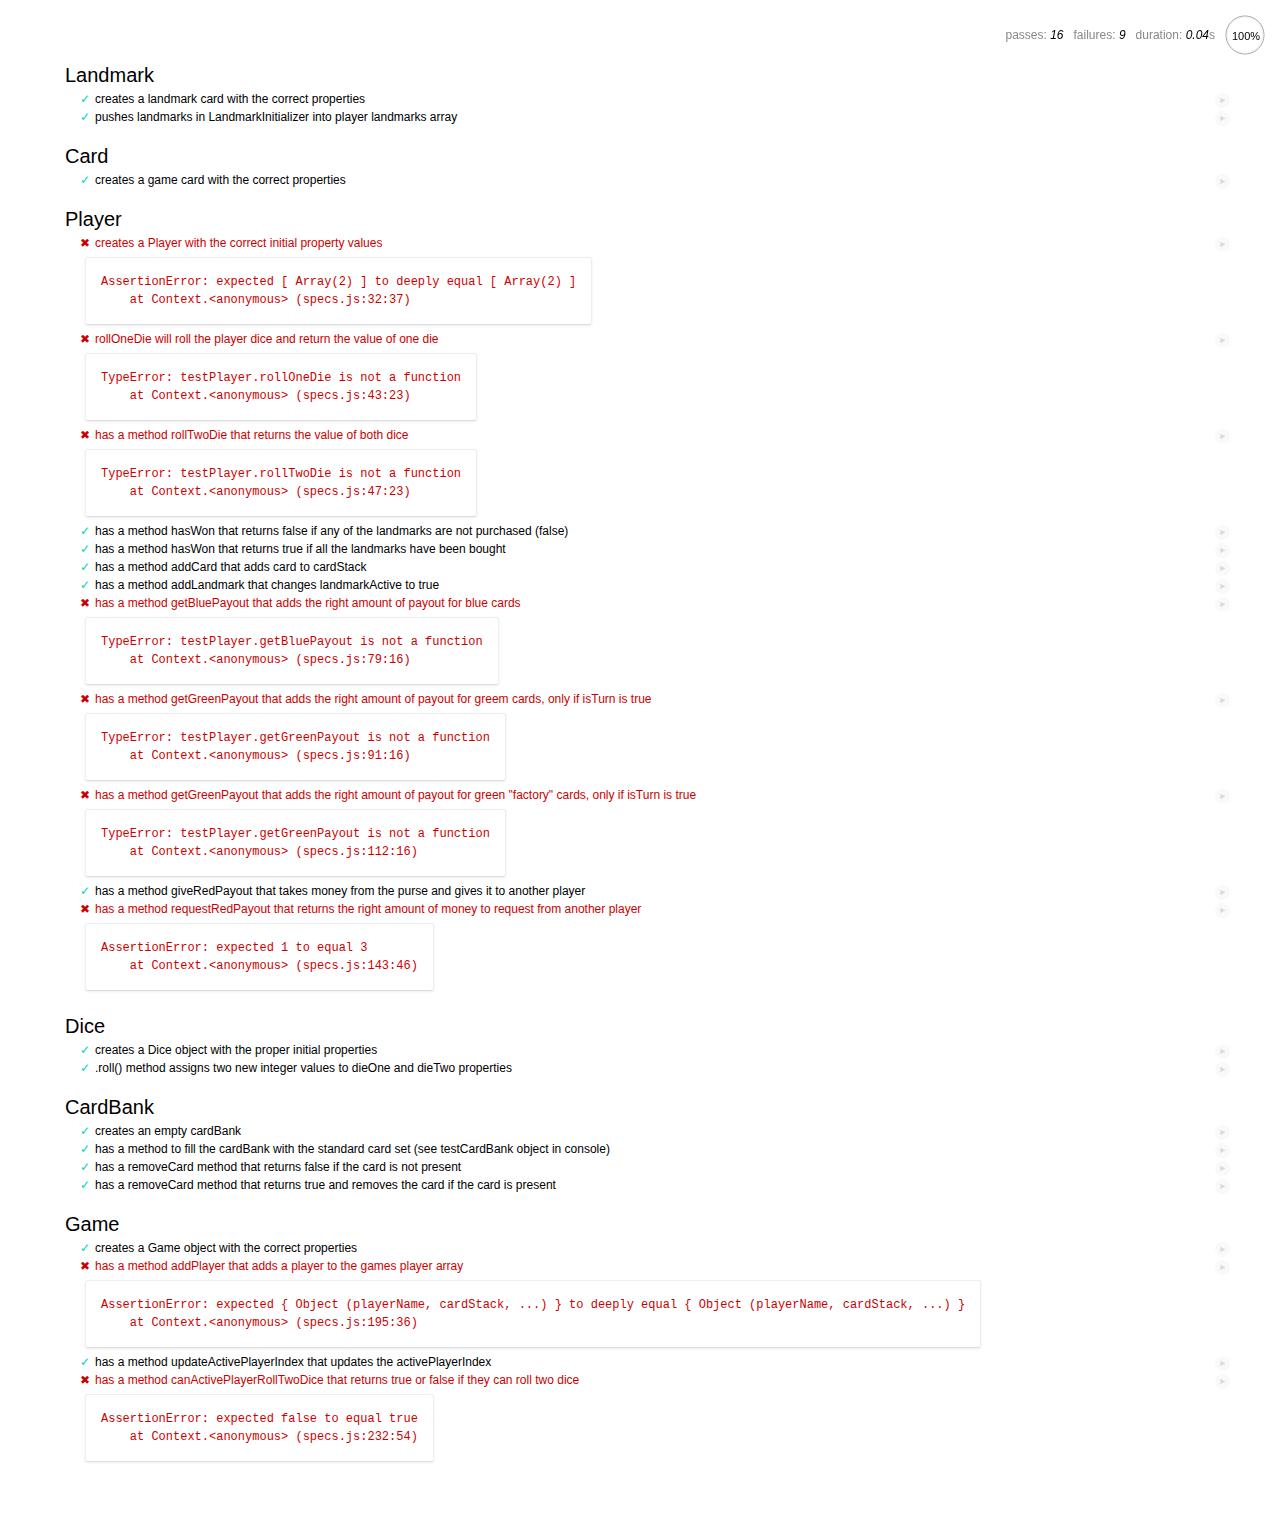
<file: spec/spec-runner.html>
<html>
<head>
  <title>Mocha spec runner</title>
  <link rel="stylesheet" href="mocha.css">
</head>
<body>
  <div id="mocha"></div>
  <script src="../js/jquery-2.2.0.min.js"></script>
  <script src="../js/scripts.js"></script>
  <script src="mocha.js"></script>
  <script src="chai.js"></script>
  <script>mocha.setup('bdd');</script>
  <script src="specs.js"></script>
  <script>
    expect = chai.expect;
    mocha.checkLeaks();
    mocha.globals(['jQuery']);
    mocha.run();
  </script>
</body>
</html>
</file>
<file: spec/mocha.css>
@charset "utf-8";

body {
  margin:0;
}

#mocha {
  font: 20px/1.5 "Helvetica Neue", Helvetica, Arial, sans-serif;
  margin: 60px 50px;
}

#mocha ul,
#mocha li {
  margin: 0;
  padding: 0;
}

#mocha ul {
  list-style: none;
}

#mocha h1,
#mocha h2 {
  margin: 0;
}

#mocha h1 {
  margin-top: 15px;
  font-size: 1em;
  font-weight: 200;
}

#mocha h1 a {
  text-decoration: none;
  color: inherit;
}

#mocha h1 a:hover {
  text-decoration: underline;
}

#mocha .suite .suite h1 {
  margin-top: 0;
  font-size: .8em;
}

#mocha .hidden {
  display: none;
}

#mocha h2 {
  font-size: 12px;
  font-weight: normal;
  cursor: pointer;
}

#mocha .suite {
  margin-left: 15px;
}

#mocha .test {
  margin-left: 15px;
  overflow: hidden;
}

#mocha .test.pending:hover h2::after {
  content: '(pending)';
  font-family: arial, sans-serif;
}

#mocha .test.pass.medium .duration {
  background: #c09853;
}

#mocha .test.pass.slow .duration {
  background: #b94a48;
}

#mocha .test.pass::before {
  content: '✓';
  font-size: 12px;
  display: block;
  float: left;
  margin-right: 5px;
  color: #00d6b2;
}

#mocha .test.pass .duration {
  font-size: 9px;
  margin-left: 5px;
  padding: 2px 5px;
  color: #fff;
  -webkit-box-shadow: inset 0 1px 1px rgba(0,0,0,.2);
  -moz-box-shadow: inset 0 1px 1px rgba(0,0,0,.2);
  box-shadow: inset 0 1px 1px rgba(0,0,0,.2);
  -webkit-border-radius: 5px;
  -moz-border-radius: 5px;
  -ms-border-radius: 5px;
  -o-border-radius: 5px;
  border-radius: 5px;
}

#mocha .test.pass.fast .duration {
  display: none;
}

#mocha .test.pending {
  color: #0b97c4;
}

#mocha .test.pending::before {
  content: '◦';
  color: #0b97c4;
}

#mocha .test.fail {
  color: #c00;
}

#mocha .test.fail pre {
  color: black;
}

#mocha .test.fail::before {
  content: '✖';
  font-size: 12px;
  display: block;
  float: left;
  margin-right: 5px;
  color: #c00;
}

#mocha .test pre.error {
  color: #c00;
  max-height: 300px;
  overflow: auto;
}

#mocha .test .html-error {
  overflow: auto;
  color: black;
  line-height: 1.5;
  display: block;
  float: left;
  clear: left;
  font: 12px/1.5 monaco, monospace;
  margin: 5px;
  padding: 15px;
  border: 1px solid #eee;
  max-width: 85%; /*(1)*/
  max-width: calc(100% - 42px); /*(2)*/
  max-height: 300px;
  word-wrap: break-word;
  border-bottom-color: #ddd;
  -webkit-border-radius: 3px;
  -webkit-box-shadow: 0 1px 3px #eee;
  -moz-border-radius: 3px;
  -moz-box-shadow: 0 1px 3px #eee;
  border-radius: 3px;
}

#mocha .test .html-error pre.error {
  border: none;
  -webkit-border-radius: none;
  -webkit-box-shadow: none;
  -moz-border-radius: none;
  -moz-box-shadow: none;
  padding: 0;
  margin: 0;
  margin-top: 18px;
  max-height: none;
}

/**
 * (1): approximate for browsers not supporting calc
 * (2): 42 = 2*15 + 2*10 + 2*1 (padding + margin + border)
 *      ^^ seriously
 */
#mocha .test pre {
  display: block;
  float: left;
  clear: left;
  font: 12px/1.5 monaco, monospace;
  margin: 5px;
  padding: 15px;
  border: 1px solid #eee;
  max-width: 85%; /*(1)*/
  max-width: calc(100% - 42px); /*(2)*/
  word-wrap: break-word;
  border-bottom-color: #ddd;
  -webkit-border-radius: 3px;
  -webkit-box-shadow: 0 1px 3px #eee;
  -moz-border-radius: 3px;
  -moz-box-shadow: 0 1px 3px #eee;
  border-radius: 3px;
}

#mocha .test h2 {
  position: relative;
}

#mocha .test a.replay {
  position: absolute;
  top: 3px;
  right: 0;
  text-decoration: none;
  vertical-align: middle;
  display: block;
  width: 15px;
  height: 15px;
  line-height: 15px;
  text-align: center;
  background: #eee;
  font-size: 15px;
  -moz-border-radius: 15px;
  border-radius: 15px;
  -webkit-transition: opacity 200ms;
  -moz-transition: opacity 200ms;
  transition: opacity 200ms;
  opacity: 0.3;
  color: #888;
}

#mocha .test:hover a.replay {
  opacity: 1;
}

#mocha-report.pass .test.fail {
  display: none;
}

#mocha-report.fail .test.pass {
  display: none;
}

#mocha-report.pending .test.pass,
#mocha-report.pending .test.fail {
  display: none;
}
#mocha-report.pending .test.pass.pending {
  display: block;
}

#mocha-error {
  color: #c00;
  font-size: 1.5em;
  font-weight: 100;
  letter-spacing: 1px;
}

#mocha-stats {
  position: fixed;
  top: 15px;
  right: 10px;
  font-size: 12px;
  margin: 0;
  color: #888;
  z-index: 1;
}

#mocha-stats .progress {
  float: right;
  padding-top: 0;
}

#mocha-stats em {
  color: black;
}

#mocha-stats a {
  text-decoration: none;
  color: inherit;
}

#mocha-stats a:hover {
  border-bottom: 1px solid #eee;
}

#mocha-stats li {
  display: inline-block;
  margin: 0 5px;
  list-style: none;
  padding-top: 11px;
}

#mocha-stats canvas {
  width: 40px;
  height: 40px;
}

#mocha code .comment { color: #ddd; }
#mocha code .init { color: #2f6fad; }
#mocha code .string { color: #5890ad; }
#mocha code .keyword { color: #8a6343; }
#mocha code .number { color: #2f6fad; }

@media screen and (max-device-width: 480px) {
  #mocha {
    margin: 60px 0px;
  }

  #mocha #stats {
    position: absolute;
  }
}
</file>
